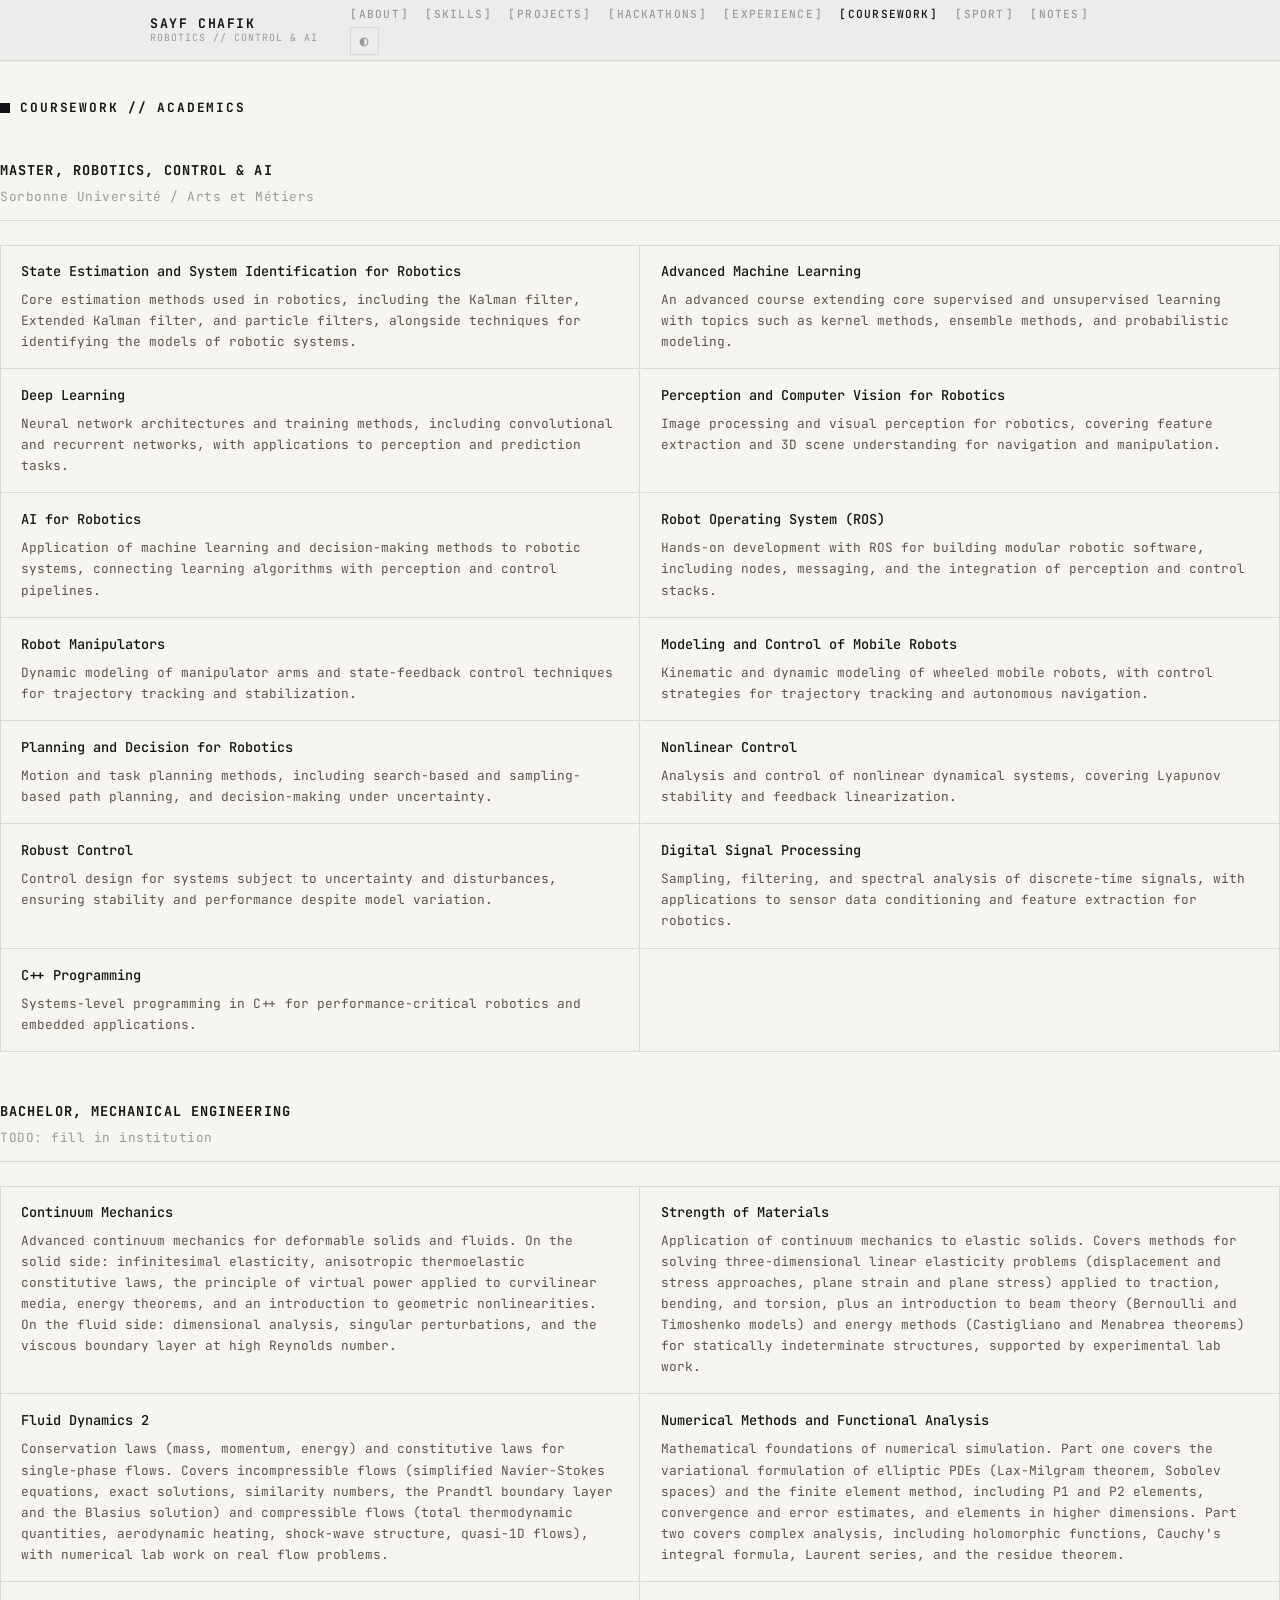
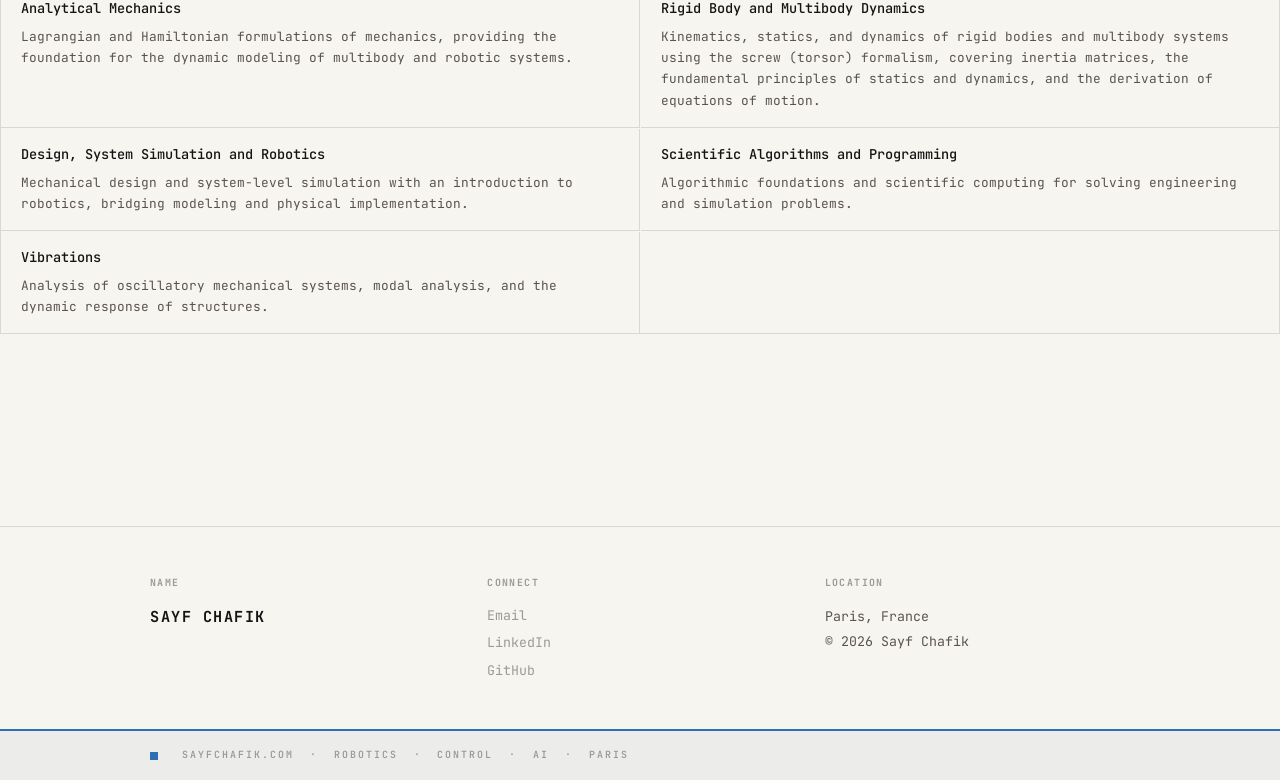
<file: academics.html>
<!DOCTYPE html>
<html lang="en" data-theme="light">
<head>
  <meta charset="UTF-8" />
  <meta name="viewport" content="width=device-width, initial-scale=1.0" />
  <title>Coursework | Sayf Chafik</title>
  <meta name="description" content="Relevant coursework from Sayf Chafik's Master's in Robotics, Control and AI (Sorbonne / Arts et Metiers) and Bachelor's in Mechanical Engineering." />
  <meta name="author" content="Sayf Chafik" />
  <link rel="canonical" href="https://sayfchafik.com/academics.html" />

  <!-- Prevent theme flash -->
  <script>
    (function () {
      var s = localStorage.getItem('theme');
      var p = window.matchMedia('(prefers-color-scheme: dark)').matches ? 'dark' : 'light';
      document.documentElement.setAttribute('data-theme', s || p);
    })();
  </script>

  <link rel="preconnect" href="https://fonts.googleapis.com" />
  <link rel="preconnect" href="https://fonts.gstatic.com" crossorigin />
  <link href="https://fonts.googleapis.com/css2?family=JetBrains+Mono:wght@400;500;700&family=Newsreader:ital,wght@0,400;0,600;1,400&display=swap" rel="stylesheet" />
  <link rel="stylesheet" href="style.css" />
</head>
<body>

  <a class="skip-link" href="#main-content">Skip to content</a>

  <header class="site-header" role="banner">
    <div class="header-inner">

      <a class="header-brand" href="index.html" aria-label="Back to home">
        <span class="header-name">Sayf Chafik</span>
        <span class="header-sub">Robotics // Control &amp; AI</span>
      </a>

      <button class="nav-toggle" aria-label="Open menu" aria-expanded="false" aria-controls="main-nav">
        <span></span><span></span><span></span>
      </button>

      <nav class="header-nav" id="main-nav" aria-label="Primary navigation">
        <a class="bracket-link" href="index.html#about">About</a>
        <a class="bracket-link" href="index.html#skills">Skills</a>
        <a class="bracket-link" href="index.html#projects">Projects</a>
        <a class="bracket-link" href="index.html#hackathons">Hackathons</a>
        <a class="bracket-link" href="index.html#experience">Experience</a>
        <a class="bracket-link active" href="academics.html">Coursework</a>
        <a class="bracket-link" href="index.html#sport">Sport</a>
        <a class="bracket-link" href="index.html#writing">Notes</a>
        <button class="theme-btn" id="theme-toggle" aria-label="Toggle dark / light mode">&#x25D0;</button>
      </nav>

    </div>
  </header>

  <main id="main-content">
    <section class="section" aria-labelledby="academics-heading">
      <div class="container">

        <div class="s-head">
          <span class="s-head-sq" aria-hidden="true"></span>
          <span class="s-head-label" id="academics-heading">Coursework // Academics</span>
        </div>

        <ul id="academics-list" class="academics-list" aria-label="Relevant coursework">
          <noscript>
            <li>Enable JavaScript to view coursework, or open <a href="data/academics.json">academics.json</a>.</li>
          </noscript>
        </ul>

      </div>
    </section>
  </main>

  <footer class="footer" role="contentinfo">
    <div class="footer-cols">
      <div>
        <p class="footer-col-label">Name</p>
        <p class="footer-name">Sayf Chafik</p>
      </div>
      <div>
        <p class="footer-col-label">Connect</p>
        <nav class="footer-links-list" aria-label="Contact links">
          <a href="mailto:sayfchafikpro@gmail.com">Email</a>
          <a href="https://www.linkedin.com/in/sayf-chafik/" target="_blank" rel="noopener noreferrer">LinkedIn</a>
          <a href="https://github.com/sayfcha" target="_blank" rel="noopener noreferrer">GitHub</a>
        </nav>
      </div>
      <div>
        <p class="footer-col-label">Location</p>
        <p class="footer-location">
          Paris, France<br>
          &copy; <span id="year"></span> Sayf Chafik
        </p>
      </div>
    </div>
    <div class="footer-band">
      <div class="footer-band-inner">
        <span class="footer-band-sq" aria-hidden="true"></span>
        <span class="footer-band-text">sayfchafik.com &nbsp;·&nbsp; Robotics &nbsp;·&nbsp; Control &nbsp;·&nbsp; AI &nbsp;·&nbsp; Paris</span>
      </div>
    </div>
  </footer>

  <script src="main.js"></script>
</body>
</html>
</file>
<file: style.css>
/* ============================================================
   TOKENS
   ============================================================ */
:root {
  --paper:         #F7F5EF;
  --paper-header:  #ECECEA;
  --ink:           #141414;
  --ink-body:      #5A544C;
  --muted:         #9A9A9A;
  --accent:        #2C6FB5;
  --accent-dot:    #2B7FD6;
  --badge-bg:      #E3EEF8;
  --border:        #D8D8D8;
  --border-blue:   #C5D4E2;

  --mono:   'JetBrains Mono', 'IBM Plex Mono', 'Space Mono', monospace;
  --serif:  'Newsreader', 'Spectral', 'Lora', Georgia, serif;

  --nav-h:       3.75rem;
  --max-w:       1060px;
  --gutter:      2.5rem;
  --section-gap: 6rem;
  --transition:  120ms ease;
}

[data-theme="dark"] {
  --paper:         #1C1B18;
  --paper-header:  #242320;
  --ink:           #E8E5DC;
  --ink-body:      #ABA79F;
  --muted:         #666660;
  --border:        #333330;
  --badge-bg:      #1A2E42;
  --border-blue:   #1E3A52;
}


/* ============================================================
   RESET
   ============================================================ */
*, *::before, *::after { box-sizing: border-box; margin: 0; padding: 0; }

html {
  scroll-behavior: smooth;
  scroll-padding-top: calc(var(--nav-h) + 1.5rem);
  -webkit-text-size-adjust: 100%;
  text-size-adjust: 100%;
}

body {
  font-family: var(--mono);
  font-size: 0.9rem;
  line-height: 1.7;
  color: var(--ink-body);
  background: var(--paper);
  transition: background 200ms ease, color 200ms ease;
}

img { max-width: 100%; display: block; }
a { color: var(--accent); text-decoration: none; }
ul, ol { list-style: none; }
button { cursor: pointer; background: none; border: none; font: inherit; color: inherit; }
table { border-collapse: collapse; }


/* ============================================================
   ACCESSIBILITY
   ============================================================ */
.skip-link {
  position: absolute;
  top: -100%;
  left: 1rem;
  z-index: 9999;
  background: var(--accent);
  color: #fff;
  padding: 0.4rem 0.8rem;
  font-family: var(--mono);
  font-size: 0.78rem;
  letter-spacing: 0.06em;
  transition: top 200ms ease;
}
.skip-link:focus { top: 0.5rem; }

:focus-visible { outline: 1px solid var(--accent); outline-offset: 2px; }

.sr-only {
  position: absolute;
  width: 1px; height: 1px;
  overflow: hidden;
  clip: rect(0 0 0 0);
  white-space: nowrap;
}


/* ============================================================
   UTILITY: section head  ■ LABEL
   ============================================================ */
.s-head {
  display: flex;
  align-items: center;
  gap: 0.65rem;
  margin-bottom: 2.5rem;
}
.s-head-sq {
  width: 10px; height: 10px;
  background: var(--ink);
  flex-shrink: 0;
}
.s-head-label {
  font-family: var(--mono);
  font-size: 0.8rem;
  font-weight: 700;
  letter-spacing: 0.14em;
  text-transform: uppercase;
  color: var(--ink);
}

/* Outlined chip  [ TAG ] */
.chip {
  display: inline-block;
  font-family: var(--mono);
  font-size: 0.68rem;
  font-weight: 500;
  letter-spacing: 0.08em;
  text-transform: uppercase;
  color: var(--ink);
  border: 1px solid var(--ink);
  padding: 0.18rem 0.45rem;
  cursor: default;
  transition: background var(--transition), color var(--transition);
  line-height: 1.4;
}
.chip:hover { background: var(--ink); color: var(--paper); }

/* Date badge */
.badge {
  display: inline-block;
  font-family: var(--mono);
  font-size: 0.68rem;
  font-weight: 600;
  letter-spacing: 0.06em;
  color: var(--accent);
  background: var(--badge-bg);
  padding: 0.18rem 0.45rem;
}

/* Arrow prefix */
.arrow { color: var(--muted); margin-right: 0.4rem; user-select: none; }


/* ============================================================
   HEADER (fixed)
   ============================================================ */
.site-header {
  position: fixed;
  inset: 0 0 auto 0;
  z-index: 100;
  background: var(--paper-header);
  border-bottom: 1px solid var(--border);
  box-shadow: 0 1px 0 rgba(0,0,0,0.06);
  transition: background 200ms ease;
}

.header-inner {
  display: flex;
  align-items: center;
  justify-content: space-between;
  height: var(--nav-h);
  max-width: var(--max-w);
  margin: 0 auto;
  padding: 0 var(--gutter);
  gap: 2rem;
}

.header-brand {
  display: flex;
  flex-direction: column;
  line-height: 1.25;
  flex-shrink: 0;
  text-decoration: none;
}
.header-name {
  font-family: var(--mono);
  font-size: 0.825rem;
  font-weight: 700;
  letter-spacing: 0.12em;
  text-transform: uppercase;
  color: var(--ink);
}
.header-sub {
  font-family: var(--mono);
  font-size: 0.62rem;
  letter-spacing: 0.1em;
  text-transform: uppercase;
  color: var(--muted);
}

.header-nav {
  display: flex;
  align-items: center;
  gap: 0.2rem 1rem;
  flex-wrap: wrap;
}

/* [ BRACKET LINK ] */
.bracket-link {
  font-family: var(--mono);
  font-size: 0.7rem;
  font-weight: 500;
  letter-spacing: 0.1em;
  text-transform: uppercase;
  color: var(--muted);
  transition: color var(--transition);
  white-space: nowrap;
}
.bracket-link::before { content: '['; margin-right: 0.1em; }
.bracket-link::after  { content: ']'; margin-left:  0.1em; }
.bracket-link:hover   { color: var(--accent); }
.bracket-link.active  { color: var(--ink); }

.theme-btn {
  font-family: var(--mono);
  font-size: 0.7rem;
  font-weight: 600;
  letter-spacing: 0.08em;
  color: var(--muted);
  border: 1px solid var(--border);
  padding: 0.2rem 0.5rem;
  transition: color var(--transition), border-color var(--transition);
}
.theme-btn:hover { color: var(--ink); border-color: var(--ink); }

.nav-toggle {
  display: none;
  flex-direction: column;
  justify-content: center;
  gap: 5px;
  width: 2rem;
  height: 2rem;
  flex-shrink: 0;
}
.nav-toggle span {
  display: block;
  width: 18px; height: 1px;
  background: var(--ink);
  transition: transform 180ms ease, opacity 180ms ease;
}
.nav-toggle[aria-expanded="true"] span:nth-child(1) { transform: translateY(6px) rotate(45deg); }
.nav-toggle[aria-expanded="true"] span:nth-child(2) { opacity: 0; }
.nav-toggle[aria-expanded="true"] span:nth-child(3) { transform: translateY(-6px) rotate(-45deg); }


/* ============================================================
   SECTIONS
   ============================================================ */
.section {
  padding: var(--section-gap) 0;
  border-top: 1px solid var(--border);
}

.section-hero {
  padding-top: calc(var(--nav-h) + 5rem);
  padding-bottom: var(--section-gap);
  border-top: none;
}

.section-page {
  padding-top: calc(var(--nav-h) + 4rem);
  border-top: none;
}


/* ============================================================
   HERO
   ============================================================ */
.hero-grid {
  display: grid;
  grid-template-columns: 1fr;
  gap: 4rem;
  align-items: start;
}

.hero-statement {
  font-family: var(--serif);
  font-size: clamp(1.75rem, 3.2vw, 2.55rem);
  font-weight: 400;
  line-height: 1.28;
  color: var(--ink);
  margin-bottom: 1.75rem;
}
.hero-accent { color: var(--accent); }

.hero-role {
  font-family: var(--mono);
  font-size: 0.875rem;
  color: var(--ink-body);
  line-height: 1.75;
  margin-bottom: 1.5rem;
  max-width: 54ch;
}

.hero-institution {
  font-family: var(--mono);
  font-size: 0.75rem;
  font-weight: 700;
  letter-spacing: 0.1em;
  text-transform: uppercase;
  color: var(--ink);
  margin-bottom: 1.25rem;
}

.hero-affiliations {
  display: flex;
  flex-direction: column;
  gap: 0.3rem;
  margin-bottom: 2rem;
}
.hero-affiliation-item {
  font-family: var(--mono);
  font-size: 0.85rem;
  color: var(--ink-body);
}

.hero-chips {
  display: flex;
  flex-wrap: wrap;
  gap: 0.4rem;
}

.hero-links {
  display: flex;
  flex-wrap: wrap;
  gap: 0.5rem;
  margin-top: 1.5rem;
}
.hero-link {
  display: inline-flex;
  align-items: center;
  gap: 0.45rem;
  padding: 0.45rem 0.8rem;
  font-family: var(--mono);
  font-size: 0.72rem;
  font-weight: 500;
  letter-spacing: 0.06em;
  text-transform: uppercase;
  color: var(--ink);
  border: 1px solid var(--ink);
  transition: background var(--transition), color var(--transition);
}
.hero-link svg { flex-shrink: 0; width: 14px; height: 14px; }
.hero-link:hover { background: var(--ink); color: var(--paper); }

/* Portrait */
.hero-avatar-wrap {
  position: relative;
  width: 180px;
}
.hero-avatar-img {
  width: 180px;
  height: 180px;
  object-fit: cover;
  display: block;
  border: 1px solid var(--border);
  filter: grayscale(8%);
}
.hero-portrait-fallback {
  display: none;
  width: 180px;
  height: 180px;
  align-items: center;
  justify-content: center;
  background: var(--paper-header);
  border: 1px solid var(--border);
  font-family: var(--mono);
  font-size: 2rem;
  font-weight: 700;
  letter-spacing: 0.12em;
  color: var(--muted);
  border: 1px solid var(--border);
}

/* Affiliations marquee */
.marquee-section {
  border-top: 1px solid var(--border);
  border-bottom: 1px solid var(--border);
  overflow: hidden;
  padding: 0.65rem 0;
  margin-top: 3.5rem;
  display: flex;
  align-items: center;
  gap: 1.5rem;
}
.marquee-tab {
  font-family: var(--mono);
  font-size: 0.6rem;
  font-weight: 700;
  letter-spacing: 0.14em;
  text-transform: uppercase;
  color: var(--paper);
  background: var(--ink);
  padding: 0.25rem 0.5rem;
  white-space: nowrap;
  flex-shrink: 0;
}
.marquee-overflow { overflow: hidden; flex: 1; }
.marquee-track {
  display: flex;
  gap: 3rem;
  width: max-content;
  animation: marquee-scroll 22s linear infinite;
}
@media (prefers-reduced-motion: reduce) { .marquee-track { animation: none; } }
@keyframes marquee-scroll {
  from { transform: translateX(0); }
  to   { transform: translateX(-50%); }
}
.marquee-item {
  font-family: var(--mono);
  font-size: 0.68rem;
  font-weight: 600;
  letter-spacing: 0.14em;
  text-transform: uppercase;
  color: var(--muted);
  white-space: nowrap;
}
.marquee-dot { color: var(--border); }


/* ============================================================
   SKILLS
   ============================================================ */
.skills-groups {
  display: grid;
  grid-template-columns: repeat(auto-fill, minmax(260px, 1fr));
  gap: 2rem 3rem;
}

.skill-group-title {
  font-family: var(--mono);
  font-size: 0.68rem;
  font-weight: 700;
  letter-spacing: 0.14em;
  text-transform: uppercase;
  color: var(--muted);
  margin-bottom: 0.75rem;
  padding-bottom: 0.4rem;
  border-bottom: 1px solid var(--border);
}

.skill-chips {
  display: flex;
  flex-wrap: wrap;
  gap: 0.35rem;
}


/* ============================================================
   PROJECTS (stacked cards, clickable)
   ============================================================ */
.projects-list {
  display: grid;
  grid-template-columns: repeat(3, 1fr);
  gap: 2rem 1.5rem;
  max-width: 1024px;
}

.project-card {
  display: block;
  text-decoration: none;
  color: inherit;
}

.project-card-media {
  position: relative;
  width: 100%;
  aspect-ratio: 2 / 1;
  overflow: hidden;
  border: 1px solid var(--border);
  background: var(--paper-header);
  transition: border-color var(--transition);
}
.project-card-img {
  width: 100%;
  height: 100%;
  object-fit: cover;
  display: block;
  transition: transform 300ms ease;
}
.project-card-media-fallback {
  width: 100%;
  height: 100%;
  display: flex;
  align-items: center;
  justify-content: center;
  font-family: var(--serif);
  font-size: 4rem;
  font-style: italic;
  color: var(--muted);
}
a.project-card:hover .project-card-media { border-color: var(--ink); }
a.project-card:hover .project-card-img { transform: scale(1.03); }

.project-card-body {
  padding-top: 0.9rem;
}

.project-card-head {
  display: flex;
  align-items: flex-start;
  justify-content: space-between;
  gap: 0.6rem;
}

.project-card-title {
  display: inline-flex;
  align-items: center;
  gap: 0.45rem;
  font-family: var(--serif);
  font-size: 1.1rem;
  font-weight: 600;
  line-height: 1.3;
  color: var(--ink);
}
.project-card-linkicon {
  flex-shrink: 0;
  color: var(--muted);
  transition: color var(--transition);
}
a.project-card:hover .project-card-linkicon { color: var(--accent); }

.project-card-badge {
  flex-shrink: 0;
  font-family: var(--mono);
  font-size: 0.62rem;
  font-weight: 600;
  letter-spacing: 0.1em;
  text-transform: uppercase;
  color: var(--accent);
  background: var(--badge-bg);
  border: 1px solid var(--border-blue);
  padding: 0.3rem 0.7rem;
  border-radius: 999px;
  white-space: nowrap;
  margin-top: 0.35rem;
}

.project-card-summary {
  font-family: var(--mono);
  font-size: 0.78rem;
  color: var(--ink-body);
  line-height: 1.65;
  margin-top: 0.6rem;
}


/* ============================================================
   HACKATHONS TABLE
   ============================================================ */
.hackathons-table-wrap {
  overflow-x: auto;
  scrollbar-width: thin;
  scrollbar-color: var(--border) transparent;
}

.hackathons-table {
  width: 100%;
  border-collapse: collapse;
  font-family: var(--mono);
  font-size: 0.85rem;
}

.hackathons-table th {
  font-size: 0.65rem;
  font-weight: 700;
  letter-spacing: 0.14em;
  text-transform: uppercase;
  color: var(--muted);
  text-align: left;
  padding: 0 1rem 0.75rem 0;
  border-bottom: 1px solid var(--border);
  white-space: nowrap;
}
.hackathons-table th:last-child { padding-right: 0; }

.hackathons-table td {
  padding: 1rem 1rem 1rem 0;
  border-bottom: 1px solid var(--border);
  vertical-align: top;
}
.hackathons-table td:last-child { padding-right: 0; }

.hack-ref   { color: var(--muted); font-size: 0.72rem; white-space: nowrap; }
.hack-venue { color: var(--ink); font-weight: 700; white-space: nowrap; }
.hack-year  { color: var(--muted); white-space: nowrap; }
.hack-result .chip { font-size: 0.62rem; }
.hack-desc  { color: var(--ink-body); }


/* ============================================================
   EXPERIENCE TIMELINE (zigzag)
   ============================================================ */
.timeline-wrap {
  position: relative;
  padding: 0.5rem 0;
}

.timeline-center {
  position: absolute;
  left: 50%;
  top: 0; bottom: 0;
  width: 1px;
  background: var(--border);
  transform: translateX(-50%);
}

.timeline-list {
  position: relative;
  display: flex;
  flex-direction: column;
  gap: 3.5rem;
}

/* Odd items: LEFT side, right-aligned */
.timeline-item {
  display: flex;
  position: relative;
  width: 50%;
}

.timeline-item:nth-child(odd) {
  align-self: flex-start;
  padding-right: 3rem;
  text-align: right;
  flex-direction: row-reverse;
}

.timeline-item:nth-child(even) {
  align-self: flex-end;
  margin-left: 50%;
  padding-left: 3rem;
  text-align: left;
}

/* Circle node on the center line */
.timeline-item::before {
  content: '';
  position: absolute;
  width: 10px; height: 10px;
  border-radius: 50%;
  background: var(--accent-dot);
  top: 0.55rem;
  z-index: 1;
}
.timeline-item:nth-child(odd)::before  { right: -5px; }
.timeline-item:nth-child(even)::before { left: -5px; }

.timeline-content { width: 100%; }

.timeline-year {
  font-family: var(--mono);
  font-size: 0.68rem;
  font-weight: 700;
  letter-spacing: 0.12em;
  text-transform: uppercase;
  color: var(--muted);
  margin-bottom: 0.25rem;
}

.timeline-org {
  display: block;
  font-family: var(--mono);
  font-size: 0.95rem;
  font-weight: 700;
  letter-spacing: 0.06em;
  text-transform: uppercase;
  color: var(--ink);
  margin-bottom: 0.15rem;
  text-decoration: none;
  transition: color var(--transition);
}
a.timeline-org:hover { color: var(--accent); }

.timeline-role {
  font-family: var(--mono);
  font-size: 0.8rem;
  font-weight: 600;
  letter-spacing: 0.06em;
  text-transform: uppercase;
  color: var(--accent);
  margin-bottom: 0.6rem;
}

.timeline-bullets { display: flex; flex-direction: column; gap: 0.25rem; }

.timeline-bullet {
  font-family: var(--mono);
  font-size: 0.83rem;
  color: var(--ink-body);
  line-height: 1.6;
}


/* ============================================================
   SPORT
   ============================================================ */
.sport-list { display: flex; flex-direction: column; }

.sport-item {
  display: flex;
  align-items: baseline;
  gap: 1.5rem;
  padding: 0.875rem 0;
  border-bottom: 1px solid var(--border);
  flex-wrap: wrap;
}
.sport-item:first-child { border-top: 1px solid var(--border); }

.sport-discipline {
  font-family: var(--mono);
  font-size: 0.8rem;
  font-weight: 700;
  text-transform: uppercase;
  letter-spacing: 0.1em;
  color: var(--ink);
  min-width: 9rem;
  flex-shrink: 0;
}

.sport-detail {
  font-family: var(--mono);
  font-size: 0.85rem;
  color: var(--ink-body);
  flex: 1;
}

.sport-stat {
  font-family: var(--mono);
  font-size: 0.85rem;
  font-weight: 700;
  color: var(--accent);
  white-space: nowrap;
}

.sport-note {
  font-family: var(--mono);
  font-size: 0.72rem;
  color: var(--muted);
  width: 100%;
  padding-left: calc(9rem + 1.5rem);
}


/* ============================================================
   WRITING
   ============================================================ */
.writing-empty {
  font-family: var(--mono);
  font-size: 0.85rem;
  color: var(--muted);
}


/* ============================================================
   FOOTER
   ============================================================ */
.footer {
  border-top: 1px solid var(--border);
  margin-top: var(--section-gap);
}

.footer-cols {
  display: grid;
  grid-template-columns: 1fr 1fr 1fr;
  gap: 2rem;
  padding: 3rem var(--gutter);
  max-width: var(--max-w);
  margin: 0 auto;
}

.footer-col-label {
  font-family: var(--mono);
  font-size: 0.62rem;
  font-weight: 700;
  letter-spacing: 0.14em;
  text-transform: uppercase;
  color: var(--muted);
  margin-bottom: 0.75rem;
}

.footer-name {
  font-family: var(--mono);
  font-size: 0.95rem;
  font-weight: 700;
  letter-spacing: 0.1em;
  text-transform: uppercase;
  color: var(--ink);
}

.footer-links-list { display: flex; flex-direction: column; gap: 0.3rem; }
.footer-links-list a {
  font-family: var(--mono);
  font-size: 0.83rem;
  color: var(--muted);
  transition: color var(--transition);
}
.footer-links-list a:hover { color: var(--accent); }

.footer-location {
  font-family: var(--mono);
  font-size: 0.83rem;
  color: var(--ink-body);
  line-height: 1.9;
}

/* Bottom decorative band */
.footer-band {
  border-top: 2px solid var(--accent);
  background: var(--paper-header);
}
.footer-band-inner {
  max-width: var(--max-w);
  margin: 0 auto;
  padding: 1rem var(--gutter);
  display: flex;
  align-items: center;
  gap: 1.5rem;
}
.footer-band-sq {
  width: 8px; height: 8px;
  background: var(--accent);
  flex-shrink: 0;
}
.footer-band-text {
  font-family: var(--mono);
  font-size: 0.62rem;
  font-weight: 600;
  letter-spacing: 0.2em;
  text-transform: uppercase;
  color: var(--muted);
}


/* ============================================================
   FADE-IN
   ============================================================ */
@media (prefers-reduced-motion: no-preference) {
  .fade-in {
    opacity: 0;
    transform: translateY(8px);
    transition: opacity 380ms ease, transform 380ms ease;
  }
  .fade-in.visible { opacity: 1; transform: none; }
}


/* ============================================================
   RESPONSIVE: TABLET  ≤ 860px
   ============================================================ */
@media (max-width: 860px) {
  :root { --gutter: 1.75rem; --section-gap: 4.5rem; }

  .hero-grid { grid-template-columns: 1fr; gap: 3rem; }
  .hero-avatar-wrap, .hero-avatar-img, .hero-portrait-fallback { width: 140px; height: 140px; }

  .projects-list { grid-template-columns: repeat(2, 1fr); }

  /* Timeline: single left rail */
  .timeline-center { left: 0; transform: none; }
  .timeline-item,
  .timeline-item:nth-child(odd),
  .timeline-item:nth-child(even) {
    width: 100%;
    margin-left: 0;
    padding-left: 2.5rem;
    padding-right: 0;
    text-align: left;
    flex-direction: row;
    align-self: flex-start;
  }
  .timeline-item::before,
  .timeline-item:nth-child(odd)::before,
  .timeline-item:nth-child(even)::before {
    left: -5px;
    right: auto;
  }

  .footer-cols { grid-template-columns: 1fr 1fr; }
}


/* ============================================================
   RESPONSIVE: MOBILE  ≤ 560px
   ============================================================ */
@media (max-width: 560px) {
  :root { --gutter: 1.25rem; --section-gap: 3.5rem; }

  .projects-list { grid-template-columns: 1fr; }

  /* Hamburger nav */
  .nav-toggle { display: flex; margin-left: auto; }
  .header-nav {
    display: none;
    position: fixed;
    inset: var(--nav-h) 0 auto 0;
    flex-direction: column;
    align-items: flex-start;
    background: var(--paper-header);
    border-bottom: 1px solid var(--border);
    padding: 1rem var(--gutter);
    gap: 0.75rem;
    z-index: 99;
  }
  .header-nav.open { display: flex; }

  .skills-groups { grid-template-columns: 1fr; }
  .footer-cols { grid-template-columns: 1fr; }
  .sport-item { flex-wrap: wrap; }
  .sport-note { padding-left: 0; }
}


/* ============================================================
   ACADEMICS PAGE
   ============================================================ */
.academics-list {
  list-style: none;
  display: flex;
  flex-direction: column;
  gap: 3rem;
}

.academics-level-header {
  display: flex;
  flex-direction: column;
  gap: 0.25rem;
  margin-bottom: 1.5rem;
  padding-bottom: 0.75rem;
  border-bottom: 1px solid var(--border);
}

.academics-level-name {
  font-family: var(--mono);
  font-size: 0.85rem;
  font-weight: 700;
  letter-spacing: 0.08em;
  text-transform: uppercase;
  color: var(--ink);
}

.academics-level-institution {
  font-family: var(--mono);
  font-size: 0.8rem;
  color: var(--muted);
  letter-spacing: 0.04em;
}

.academics-courses {
  list-style: none;
  display: grid;
  grid-template-columns: repeat(2, 1fr);
  gap: 1px;
  border: 1px solid var(--border);
}

.academics-item {
  padding: 1rem 1.25rem;
  border: none;
  background: var(--paper);
  border-right: 1px solid var(--border);
  border-bottom: 1px solid var(--border);
}

.academics-item:nth-child(even) { border-right: none; }
.academics-item:nth-last-child(-n+2):nth-child(odd),
.academics-item:nth-last-child(-n+2):nth-child(odd) ~ .academics-item {
  border-bottom: none;
}

.academics-code {
  display: block;
  font-size: 0.7rem;
  color: var(--accent);
  letter-spacing: 0.06em;
  margin-bottom: 0.25rem;
}

.academics-title {
  display: block;
  font-family: var(--mono);
  font-size: 0.85rem;
  font-weight: 500;
  color: var(--ink);
  margin-bottom: 0.5rem;
  line-height: 1.4;
}

.academics-desc {
  font-size: 0.8rem;
  color: var(--ink-body);
  line-height: 1.65;
}

@media (max-width: 700px) {
  .academics-courses { grid-template-columns: 1fr; }
  .academics-item { border-right: none; }
  .academics-item:last-child { border-bottom: none; }
}
</file>
